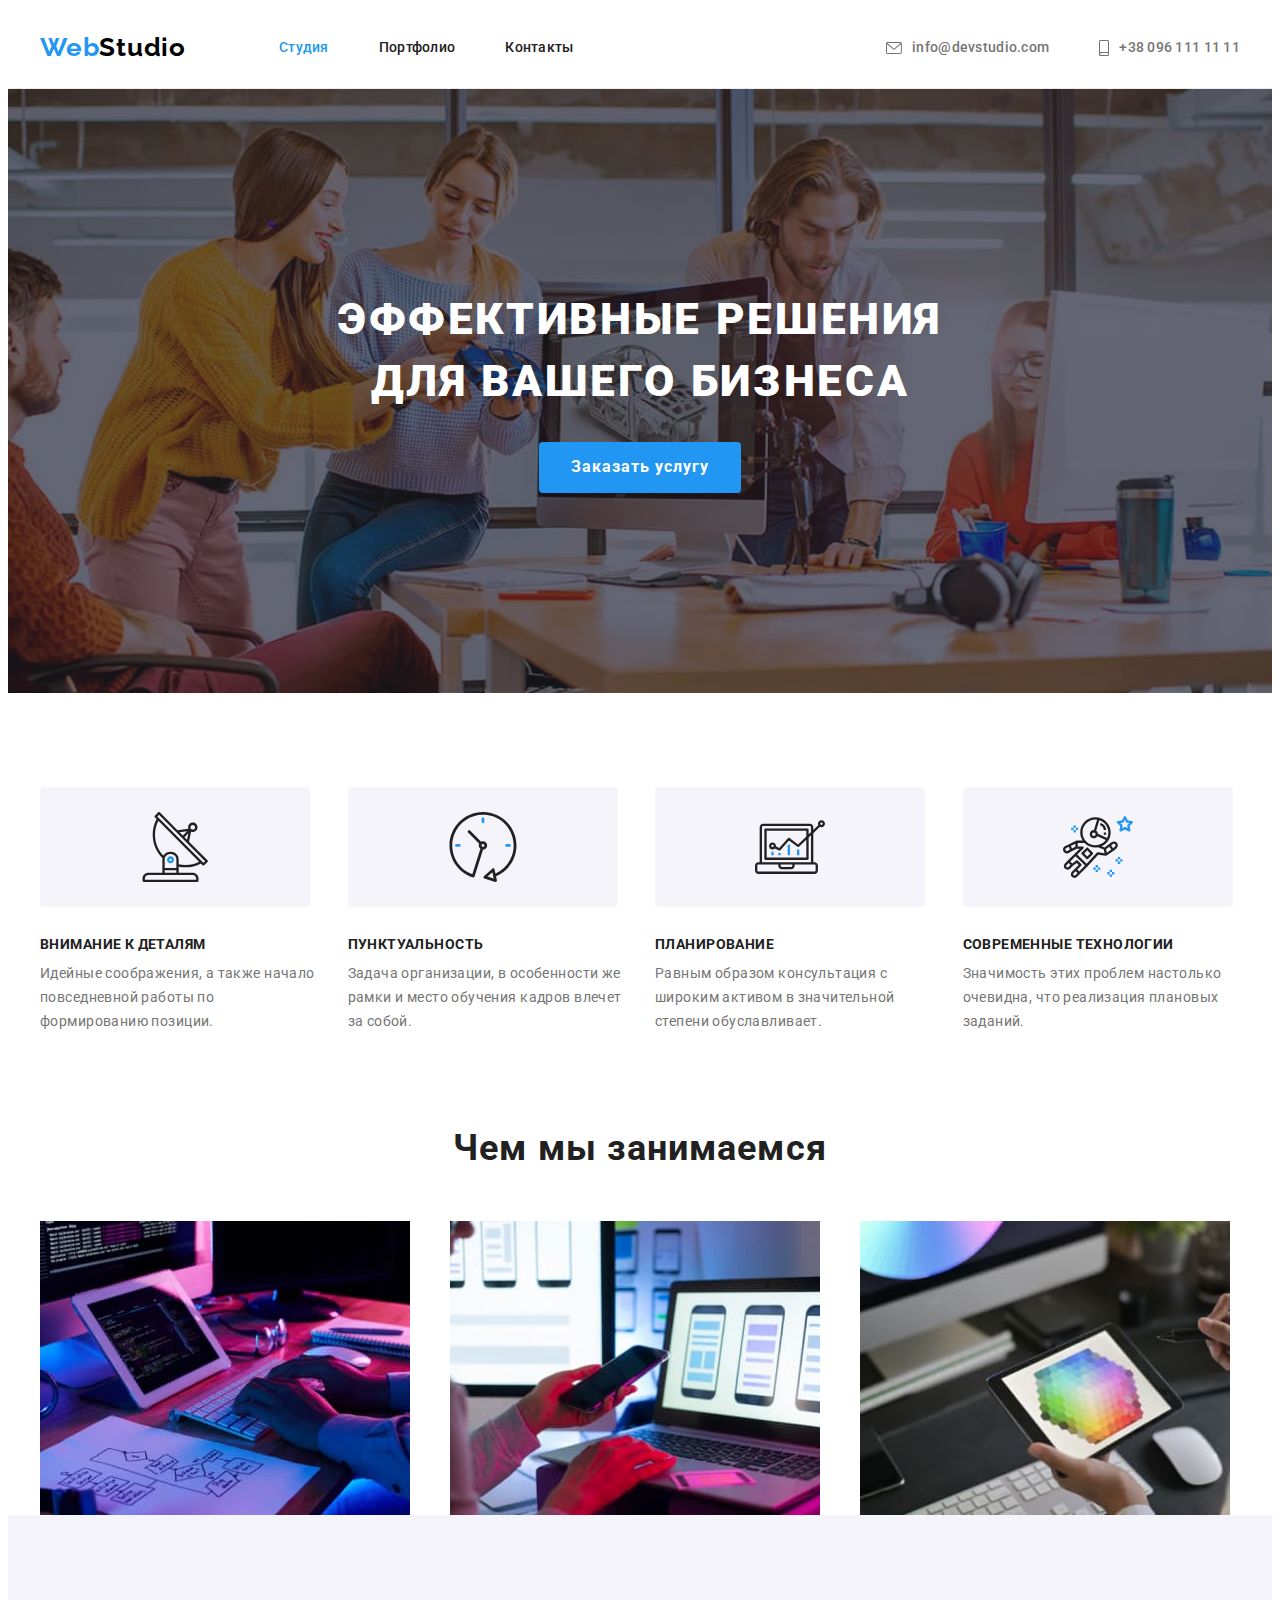
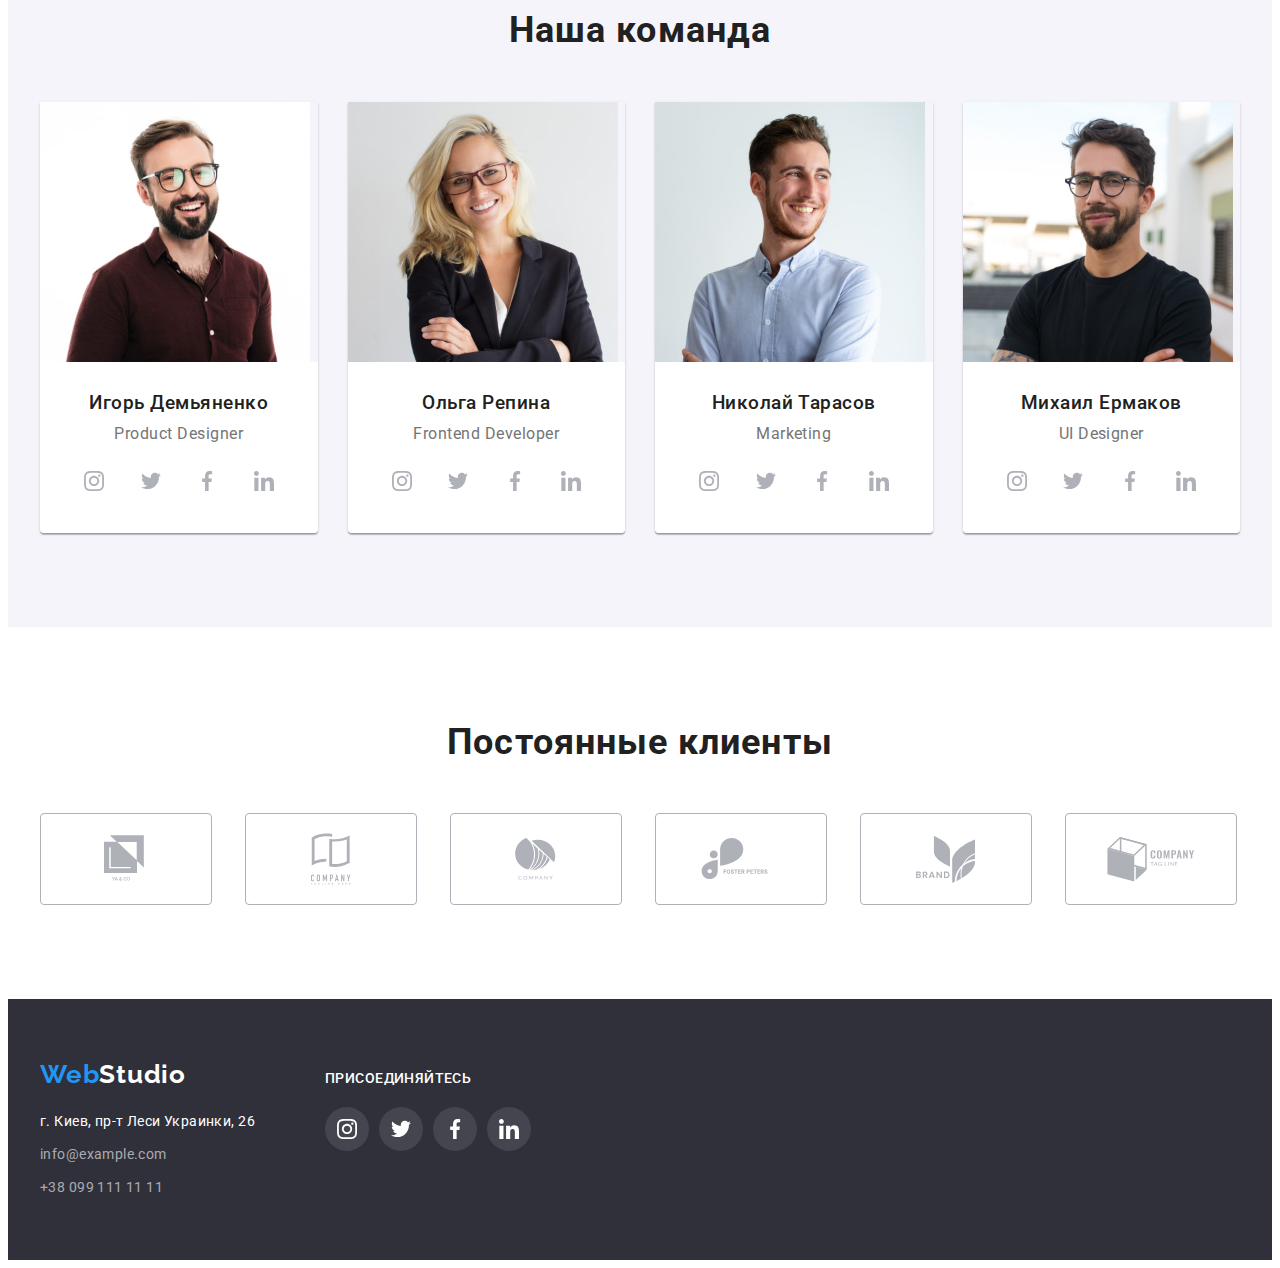
<file: index.html>
<!DOCTYPE html>
<html lang="ru">
  <head>
    <meta charset="UTF-8" />
    <meta http-equiv="X-UA-Compatible" content="IE=edge" />
    <meta name="viewport" content="width=device-width, initial-scale=1.0" />
    <title>Document</title>
    <link rel="preconnect" href="https://fonts.gstatic.com" />
    <link
      href="https://fonts.googleapis.com/css2?family=Raleway:wght@700&family=Roboto:wght@400;500;700;900&display=swap"
      rel="stylesheet"
    />
    <link
      rel="stylesheet"
      href="https://cdnjs.cloudflare.com/ajax/libs/modern-normalize/1.0.0/modern-normalize.css"
      integrity="sha512-Zx6MlUMKSVJoQ+83OwhdILe8cSEsCzfqThJd7J/VA2UrK6Ctj85p+xzqfyuNXE5B1k25uUdmJ2OzItbBy9GHAQ=="
      crossorigin="anonymous"
    />
    <link rel="stylesheet" href="./css/styles.css" />
  </head>
  <body>
    <!-- Шапка -->
    <header class="top">
      <div class="container">
        <nav class="navigator">
          <a href="./index.html" class="logo"
            >Web<span class="accent">Studio</span></a
          >
          <ul class="site-nav list">
            <li class="item">
              <a href="" class="link current">Студия</a>
            </li>
            <li class="item">
              <a href="./portfolio.html" class="link">Портфолио</a>
            </li>
            <li class="item">
              <a href="" class="link">Контакты</a>
            </li>
          </ul>
        </nav>
        <ul class="contact-nav list">
          <li class="item">
            <a href="mailto:info@devstudio.com" class="link"
              ><svg class="icon-envelope">
                <use href="./images/symbol-defs.svg#envelope"></use>
              </svg>
              info@devstudio.com</a
            >
          </li>
          <li class="item">
            <a href="tel:+380961111111" class="link">
              <svg class="icon-smartphone">
                <use href="./images/symbol-defs.svg#smartphone"></use>
              </svg>
              +38 096 111 11 11</a
            >
          </li>
        </ul>
      </div>
    </header>
    <main>
      <!-- Герой -->
      <section class="hero">
        <div class="container">
          <h1 class="hero-title">Эффективные решения для вашего бизнеса</h1>
          <button type="button" class="button primary">Заказать услугу</button>
        </div>
      </section>
      <!-- Особенности -->
      <section class="features">
        <div class="container">
          <h2 class="visually-hidden">Наша особенность</h2>
          <ul class="card-set list">
            <li class="item-secondary">
              <div class="thumb">
                <svg class="icon-features">
                  <use href="./images/symbol-defs.svg#Group"></use>
                </svg>
              </div>
              <h3 class="title">Внимание к деталям</h3>
              <p class="text">
                Идейные соображения, а также начало повседневной работы по
                формированию позиции.
              </p>
            </li>
            <li class="item-secondary">
              <div class="thumb">
                <svg class="icon-features">
                  <use href="./images/symbol-defs.svg#clock"></use>
                </svg>
              </div>
              <h3 class="title">Пунктуальность</h3>
              <p class="text">
                Задача организации, в особенности же рамки и место обучения
                кадров влечет за собой.
              </p>
            </li>
            <li class="item-secondary">
              <div class="thumb">
                <svg class="icon-features">
                  <use href="./images/symbol-defs.svg#diagram"></use>
                </svg>
              </div>
              <h3 class="title">Планирование</h3>
              <p class="text">
                Равным образом консультация с широким активом в значительной
                степени обуславливает.
              </p>
            </li>
            <li class="item-secondary">
              <div class="thumb">
                <svg class="icon-features">
                  <use href="./images/symbol-defs.svg#astronaut"></use>
                </svg>
              </div>
              <h3 class="title">Современные технологии</h3>
              <p class="text">
                Значимость этих проблем настолько очевидна, что реализация
                плановых заданий.
              </p>
            </li>
          </ul>
        </div>
      </section>
      <!-- Чем мы занимаемся -->
      <section class="work">
        <div class="container">
          <h2 class="work-title">Чем мы занимаемся</h2>
          <ul class="card-set list">
            <li class="item-primary">
              <img
                class="img"
                src="./images/keyboard.jpg"
                alt="Клавиатура"
                width="370"
              />
            </li>
            <li class="item-primary">
              <img
                class="img"
                src="./images/notebook.jpg"
                alt="ноутбук"
                width="370"
              />
            </li>
            <li class="item-primary">
              <img
                class="img"
                src="./images/tablet.jpg"
                alt="планшет"
                width="370"
              />
            </li>
          </ul>
        </div>
      </section>
      <!-- Наша команда -->
      <section class="team">
        <div class="container">
          <h2 class="team-title">Наша команда</h2>
          <ul class="card-set list">
            <li class="item">
              <div class="card-team">
                <img
                  src="./images/team_card_one.jpg"
                  alt="Фото Дмитрия"
                  width="270"
                />
              </div>
              <div class="name-card">
                <h3 class="title">Игорь Демьяненко</h3>
                <p class="text">Product Designer</p>
                <ul class="icons list">
                  <li class="item">
                    <a href="" class="social link">
                      <svg class="icon instagram">
                        <use href="./images/symbol-defs.svg#instagram"></use>
                      </svg>
                    </a>
                  </li>
                  <li class="item">
                    <a href="" class="social link">
                      <svg class="icon twitter">
                        <use href="./images/symbol-defs.svg#twitter"></use>
                      </svg>
                    </a>
                  </li>
                  <li class="item">
                    <a href="" class="social link">
                      <svg class="icon facebook">
                        <use href="./images/symbol-defs.svg#facebook"></use>
                      </svg>
                    </a>
                  </li>
                  <li class="item">
                    <a href="" class="social link">
                      <svg class="icon linkedin">
                        <use href="./images/symbol-defs.svg#linkedin"></use>
                      </svg>
                    </a>
                  </li>
                </ul>
              </div>
            </li>
            <li class="item">
              <div class="card-team">
                <img
                  src="./images/team_card_two.jpg"
                  alt="Фото Ольгы"
                  width="270"
                />
              </div>
              <div class="name-card">
                <h3 class="title">Ольга Репина</h3>
                <p class="text">Frontend Developer</p>
                <ul class="icons list">
                  <li class="item">
                    <a href="" class="social link">
                      <svg class="icon instagram">
                        <use href="./images/symbol-defs.svg#instagram"></use>
                      </svg>
                    </a>
                  </li>
                  <li class="item">
                    <a href="" class="social link">
                      <svg class="icon twitter">
                        <use href="./images/symbol-defs.svg#twitter"></use>
                      </svg>
                    </a>
                  </li>
                  <li class="item">
                    <a href="" class="social link">
                      <svg class="icon facebook">
                        <use href="./images/symbol-defs.svg#facebook"></use>
                      </svg>
                    </a>
                  </li>
                  <li class="item">
                    <a href="" class="social link">
                      <svg class="icon linkedin">
                        <use href="./images/symbol-defs.svg#linkedin"></use>
                      </svg>
                    </a>
                  </li>
                </ul>
              </div>
            </li>
            <li class="item">
              <div class="card-team">
                <img
                  src="./images/team_card_three.jpg"
                  alt="Фото Николая"
                  width="270"
                />
              </div>
              <div class="name-card">
                <h3 class="title">Николай Тарасов</h3>
                <p class="text">Marketing</p>
                <ul class="icons list">
                  <li class="item">
                    <a href="" class="social link">
                      <svg class="icon instagram">
                        <use href="./images/symbol-defs.svg#instagram"></use>
                      </svg>
                    </a>
                  </li>
                  <li class="item">
                    <a href="" class="social link">
                      <svg class="icon twitter">
                        <use href="./images/symbol-defs.svg#twitter"></use>
                      </svg>
                    </a>
                  </li>
                  <li class="item">
                    <a href="" class="social link">
                      <svg class="icon facebook">
                        <use href="./images/symbol-defs.svg#facebook"></use>
                      </svg>
                    </a>
                  </li>
                  <li class="item">
                    <a href="" class="social link">
                      <svg class="icon linkedin">
                        <use href="./images/symbol-defs.svg#linkedin"></use>
                      </svg>
                    </a>
                  </li>
                </ul>
              </div>
            </li>
            <li class="item">
              <div class="card-team">
                <img
                  src="./images/team_card_four.jpg"
                  alt="Фото Дмитрия"
                  width="270"
                />
              </div>
              <div class="name-card">
                <h3 class="title">Михаил Ермаков</h3>
                <p class="text">UI Designer</p>
                <ul class="icons list">
                  <li class="item">
                    <a href="" class="social link">
                      <svg class="icon instagram">
                        <use href="./images/symbol-defs.svg#instagram"></use>
                      </svg>
                    </a>
                  </li>
                  <li class="item">
                    <a href="" class="social link">
                      <svg class="icon twitter">
                        <use href="./images/symbol-defs.svg#twitter"></use>
                      </svg>
                    </a>
                  </li>
                  <li class="item">
                    <a href="" class="social link">
                      <svg class="icon facebook">
                        <use href="./images/symbol-defs.svg#facebook"></use>
                      </svg>
                    </a>
                  </li>
                  <li class="item">
                    <a href="" class="social link">
                      <svg class="icon linkedin">
                        <use href="./images/symbol-defs.svg#linkedin"></use>
                      </svg>
                    </a>
                  </li>
                </ul>
              </div>
            </li>
          </ul>
        </div>
      </section>
      <!-- КЛИЕНТЫ -->
      <section class="client">
        <div class="container">
          <h2 class="client-title">Постоянные клиенты</h2>
          <ul class="card-set list">
            <li class="clients-item">
              <a href="" class="parthner link">
                <svg width="44" height="49">
                  <use href="./images/symbol-defs.svg#YA--CO"></use>
                </svg>
              </a>
            </li>
            <li class="clients-item">
              <a href="" class="parthner link">
                <svg width="40" height="52">
                  <use href="./images/symbol-defs.svg#tagline-here"></use>
                </svg>
              </a>
            </li>
            <li class="clients-item">
              <a href="" class="parthner link">
                <svg width="41" height="42">
                  <use href="./images/symbol-defs.svg#Company"></use>
                </svg>
              </a>
            </li>
            <li class="clients-item">
              <a href="" class="parthner link">
                <svg width="80" height="42">
                  <use href="./images/symbol-defs.svg#FOSTER-PETERS"></use>
                </svg>
              </a>
            </li>
            <li class="clients-item">
              <a href="" class="parthner link">
                <svg width="59" height="47">
                  <use href="./images/symbol-defs.svg#Brand"></use>
                </svg>
              </a>
            </li>
            <li class="clients-item">
              <a href="" class="parthner link">
                <svg width="88" height="45">
                  <use href="./images/symbol-defs.svg#Tag-line"></use>
                </svg>
              </a>
            </li>
          </ul>
        </div>
      </section>
    </main>
    <!-- Подвал -->
    <footer class="bot">
      <div class="container">
        <div class="footer">
          <a href="./index.html" class="logo"
            >Web<span class="bot-accent">Studio</span></a
          >
          <address>
            <ul class="bot-nav list">
              <li class="item">
                <a
                  href="https://goo.gl/maps/C3wc61QRGGhpV8wW8"
                  target="_blank"
                  rel="noopener noreferrer"
                  class="maps"
                  >г. Киев, пр-т Леси Украинки, 26
                </a>
              </li>
              <li class="item">
                <a href="mailto:info@example.com" class="link"
                  >info@example.com</a
                >
              </li>
              <li class="item">
                <a href="tel:+380991111111" class="link">+38 099 111 11 11</a>
              </li>
            </ul>
          </address>
        </div>
        <div class="bot-icons">
          <p class="join">присоединяйтесь</p>
          <ul class="icons list">
            <li class="item">
              <a href="" class="social-bottom link">
                <svg class="icon">
                  <use href="./images/symbol-defs.svg#instagram"></use>
                </svg>
              </a>
            </li>
            <li class="item">
              <a href="" class="social-bottom link">
                <svg class="icon">
                  <use href="./images/symbol-defs.svg#twitter"></use>
                </svg>
              </a>
            </li>
            <li class="item">
              <a href="" class="social-bottom link">
                <svg class="icon">
                  <use href="./images/symbol-defs.svg#facebook"></use>
                </svg>
              </a>
            </li>
            <li class="item">
              <a href="" class="social-bottom link">
                <svg class="icon">
                  <use href="./images/symbol-defs.svg#linkedin"></use>
                </svg>
              </a>
            </li>
          </ul>
        </div>
      </div>
    </footer>
  </body>
</html>
</file>
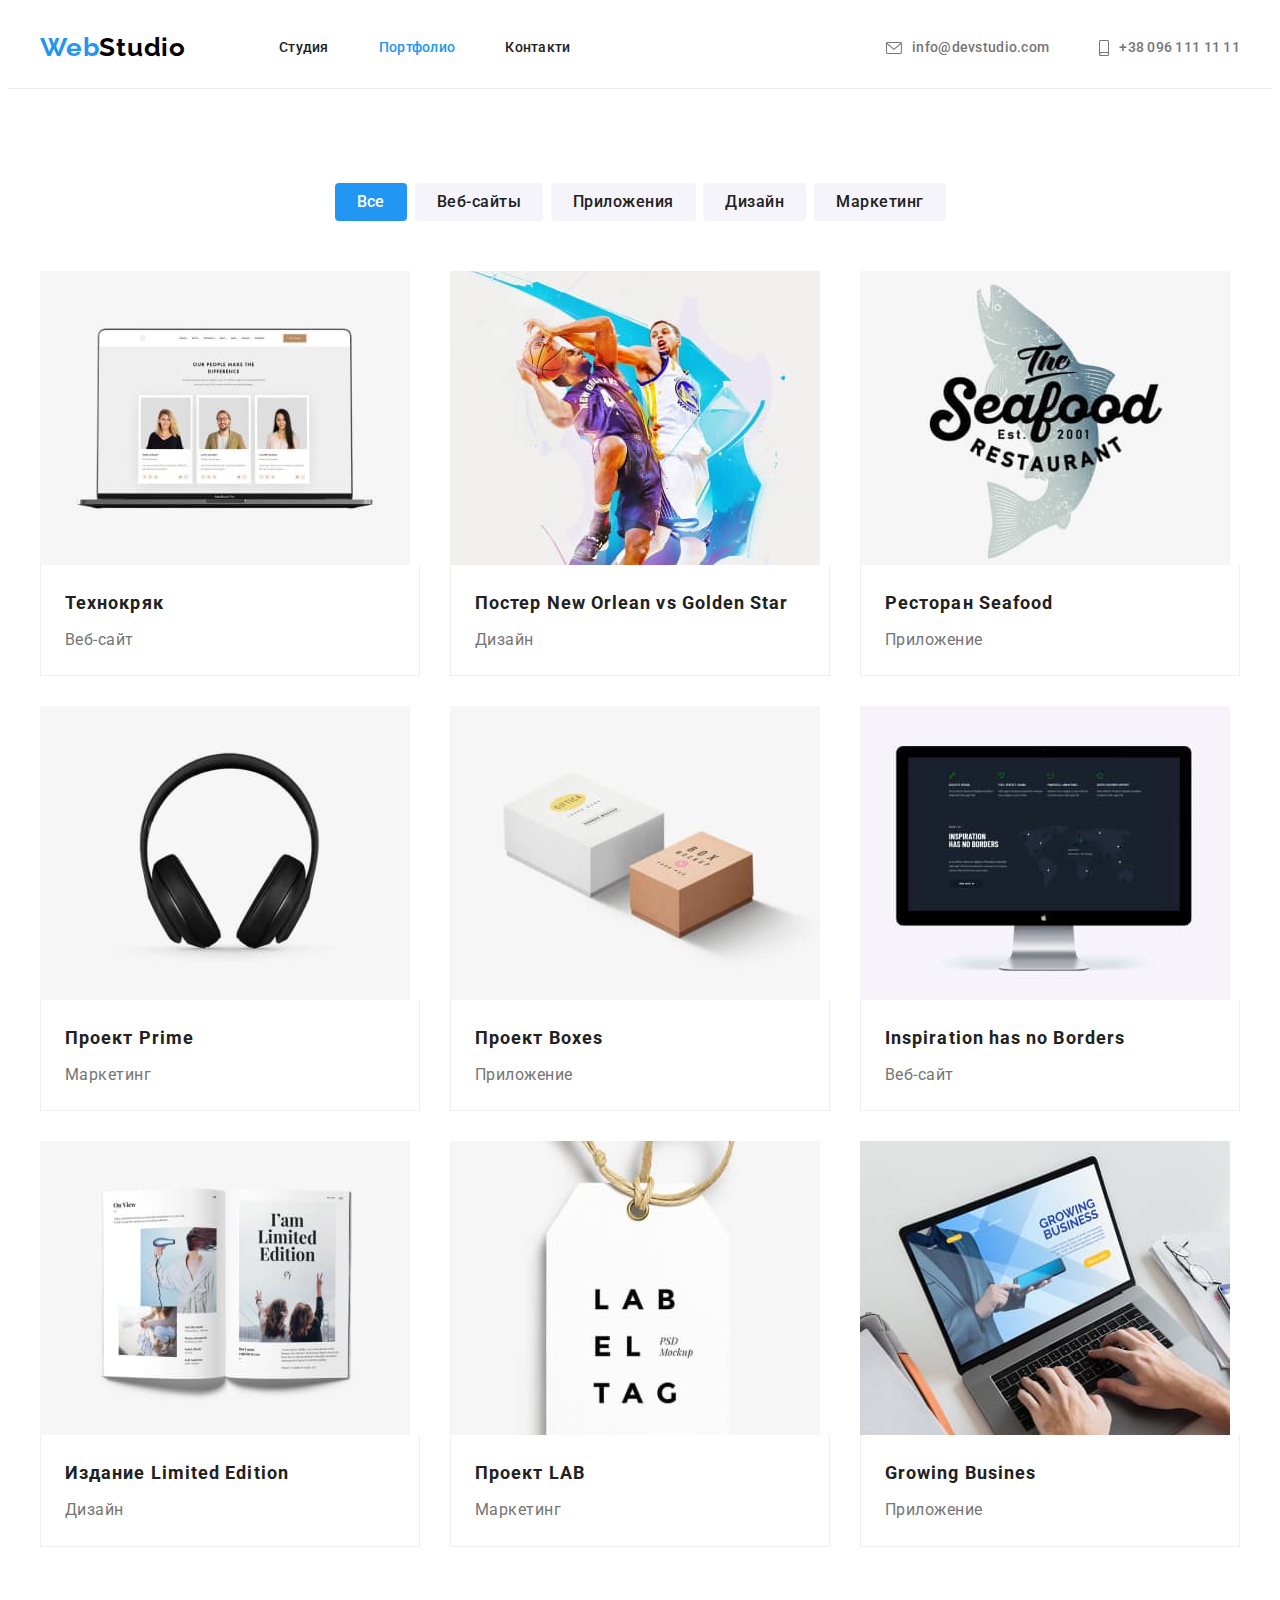
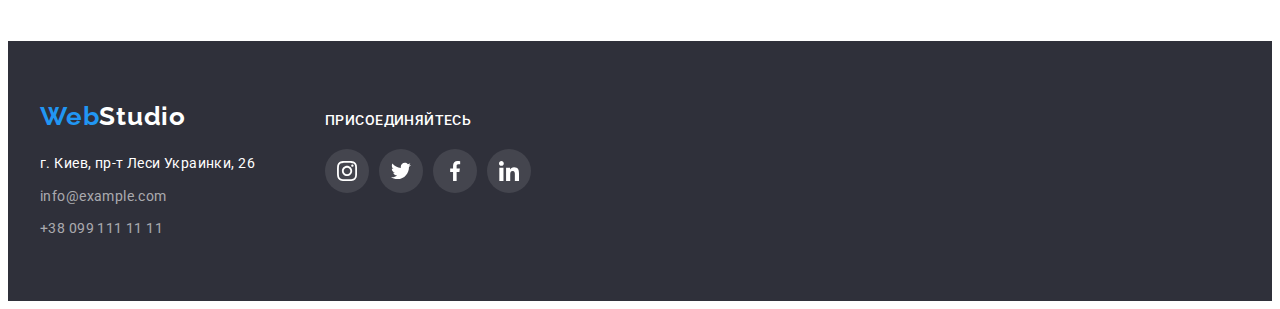
<file: portfolio.html>
<!DOCTYPE html>
<html lang="ru">
  <head>
    <meta charset="UTF-8" />
    <meta http-equiv="X-UA-Compatible" content="IE=edge" />
    <meta name="viewport" content="width=device-width, initial-scale=1.0" />
    <title>Document</title>
    <link rel="preconnect" href="https://fonts.gstatic.com" />
    <link
      href="https://fonts.googleapis.com/css2?family=Raleway:wght@700&family=Roboto:wght@400;500;700;900&display=swap"
      rel="stylesheet"
    />
    <link
      rel="stylesheet"
      href="https://cdnjs.cloudflare.com/ajax/libs/modern-normalize/1.0.0/modern-normalize.css"
      integrity="sha512-Zx6MlUMKSVJoQ+83OwhdILe8cSEsCzfqThJd7J/VA2UrK6Ctj85p+xzqfyuNXE5B1k25uUdmJ2OzItbBy9GHAQ=="
      crossorigin="anonymous"
    />
    <link rel="stylesheet" href="./css/styles.css" />
  </head>
  <body>
    <!-- Шапка -->
    <header class="top">
      <div class="container">
        <nav class="navigator">
          <a href="./index.html" class="logo"
            >Web<span class="accent">Studio</span></a
          >
          <ul class="site-nav list">
            <li class="item">
              <a href="./index.html" class="link">Студия</a>
            </li>
            <li class="item">
              <a href="./portfolio.html" class="link current">Портфолио</a>
            </li>
            <li class="item">
              <a href="" class="link">Контакти</a>
            </li>
          </ul>
        </nav>
        <ul class="contact-nav list">
          <li class="item">
            <a href="mailto:info@devstudio.com" class="link"
              ><svg class="icon-envelope">
                <use href="./images/symbol-defs.svg#envelope"></use>
              </svg>
              info@devstudio.com</a
            >
          </li>
          <li class="item">
            <a href="tel:+380961111111" class="link">
              <svg class="icon-smartphone">
                <use href="./images/symbol-defs.svg#smartphone"></use>
              </svg>
              +38 096 111 11 11</a
            >
          </li>
        </ul>
      </div>
    </header>
    <main>
      <!-- Портфолио -->
      <section class="filters-flex">
        <div class="container">
          <h1 class="visually-hidden">Портфолио</h1>
          <ul class="filters list">
            <li class="item">
              <button type="button" class="button current">Все</button>
            </li>
            <li class="item">
              <button type="button" class="button">Веб-сайты</button>
            </li>
            <li class="item">
              <button type="button" class="button">Приложения</button>
            </li>
            <li class="item">
              <button type="button" class="button">Дизайн</button>
            </li>
            <li class="item">
              <button type="button" class="button">Маркетинг</button>
            </li>
          </ul>

          <!-- Наши проекты -->
          <h2 class="visually-hidden">Проекты</h2>
          <ul class="card-set list">
            <li class="item-primary">
              <div class="card-project">
                <a href="" class="link">
                  <img
                    src="./images/portfolio/img.jpg"
                    alt="сайт с людьми"
                    width="370"
                  />
                  <div class="contact-card">
                    <h3 class="title">Технокряк</h3>
                    <p class="text">Веб-сайт</p>
                  </div>
                </a>
              </div>
            </li>
            <li class="item-primary">
              <div class="card-project">
                <a href="" class="link">
                  <img
                    src="./images/portfolio/img-1.jpg"
                    alt="баскетболисты"
                    width="370"
                  />
                  <div class="contact-card">
                    <h3 class="title">Постер New Orlean vs Golden Star</h3>
                    <p class="text">Дизайн</p>
                  </div>
                </a>
              </div>
            </li>
            <li class="item-primary">
              <div class="card-project">
                <a href="" class="link">
                  <img
                    src="./images/portfolio/img-2.jpg"
                    alt="логотип ресторана"
                    width="370"
                  />
                  <div class="contact-card">
                    <h3 class="title">Ресторан Seafood</h3>
                    <p class="text">Приложение</p>
                  </div>
                </a>
              </div>
            </li>
            <li class="item-primary">
              <div class="card-project">
                <a href="" class="link">
                  <img
                    src="./images/portfolio/img-3.jpg"
                    alt="наушники"
                    width="370"
                  />
                  <div class="contact-card">
                    <h3 class="title">Проект Prime</h3>
                    <p class="text">Маркетинг</p>
                  </div>
                </a>
              </div>
            </li>
            <li class="item-primary">
              <div class="card-project">
                <a href="" class="link">
                  <img
                    src="./images/portfolio/img-4.jpg"
                    alt="коробки"
                    width="370"
                  />
                  <div class="contact-card">
                    <h3 class="title">Проект Boxes</h3>
                    <p class="text">Приложение</p>
                  </div>
                </a>
              </div>
            </li>
            <li class="item-primary">
              <div class="card-project">
                <a href="" class="link">
                  <img
                    src="./images/portfolio/img-5.jpg"
                    alt="сайт с картой мира"
                    width="370"
                  />
                  <div class="contact-card">
                    <h3 class="title">Inspiration has no Borders</h3>
                    <p class="text">Веб-сайт</p>
                  </div>
                </a>
              </div>
            </li>
            <li class="item-primary">
              <div class="card-project">
                <a href="" class="link">
                  <img
                    src="./images/portfolio/img-6.jpg"
                    alt="книга"
                    width="370"
                  />
                  <div class="contact-card">
                    <h3 class="title">Издание Limited Edition</h3>
                    <p class="text">Дизайн</p>
                  </div>
                </a>
              </div>
            </li>
            <li class="item-primary">
              <div class="card-project">
                <a href="" class="link">
                  <img
                    src="./images/portfolio/img-7.jpg"
                    alt="бирка"
                    width="370"
                  />
                  <div class="contact-card">
                    <h3 class="title">Проект LAB</h3>
                    <p class="text">Маркетинг</p>
                  </div>
                </a>
              </div>
            </li>
            <li class="item-primary">
              <div class="card-project">
                <a href="" class="link">
                  <img
                    src="./images/portfolio/img-8.jpg"
                    alt="ноутбук"
                    width="370"
                  />
                  <div class="contact-card">
                    <h3 class="title">Growing Busines</h3>
                    <p class="text">Приложение</p>
                  </div>
                </a>
              </div>
            </li>
          </ul>
        </div>
      </section>
    </main>
    <!-- Подвал -->
    <footer class="bot">
      <div class="container">
        <div class="footer">
          <a href="./index.html" class="logo"
            >Web<span class="bot-accent">Studio</span></a
          >
          <address>
            <ul class="bot-nav list">
              <li class="item">
                <a
                  href="https://goo.gl/maps/C3wc61QRGGhpV8wW8"
                  target="_blank"
                  rel="noopener noreferrer"
                  class="maps"
                  >г. Киев, пр-т Леси Украинки, 26
                </a>
              </li>
              <li class="item">
                <a href="mailto:info@example.com" class="link"
                  >info@example.com</a
                >
              </li>
              <li class="item">
                <a href="tel:+380991111111" class="link">+38 099 111 11 11</a>
              </li>
            </ul>
          </address>
        </div>
        <div class="bot-icons">
          <p class="join">присоединяйтесь</p>
          <ul class="icons list">
            <li class="item">
              <a href="" class="social-bottom link">
                <svg class="icon">
                  <use href="./images/symbol-defs.svg#instagram"></use>
                </svg>
              </a>
            </li>
            <li class="item">
              <a href="" class="social-bottom link">
                <svg class="icon">
                  <use href="./images/symbol-defs.svg#twitter"></use>
                </svg>
              </a>
            </li>
            <li class="item">
              <a href="" class="social-bottom link">
                <svg class="icon">
                  <use href="./images/symbol-defs.svg#facebook"></use>
                </svg>
              </a>
            </li>
            <li class="item">
              <a href="" class="social-bottom link">
                <svg class="icon">
                  <use href="./images/symbol-defs.svg#linkedin"></use>
                </svg>
              </a>
            </li>
          </ul>
        </div>
      </div>
    </footer>
  </body>
</html>
</file>
<file: css/styles.css>
/* цвет основного текста #212121 */
/* вторичный цвет текста #757575 */
/* акцент #2196F3 */
/* белый #FFFFFF */
/* вторичный цвет фона #F5F4FA */

/* ======== ОБЩИЕ ======== */

:root {
  --primary-text-color: #212121;
  --secondary-text-color: #757575;
  --accent-text-color: #2196f3;
  --white-color: #ffffff;
  --background-color: #f5f4fa;
  --secondary-button-bgc: #188ce8;

  --card-shadow: 0px 1px 3px rgba(0, 0, 0, 0.12),
    0px 1px 1px rgba(0, 0, 0, 0.14), 0px 2px 1px rgba(0, 0, 0, 0.2);

  --card-set-gap: 30px;
}
body {
  font-family: 'Roboto', sans-serif;
  color: var(--primary-text-color);
  font-style: normal;
  font-weight: 500;
  font-size: 14px;
  line-height: 1.14;
  letter-spacing: 0.02em;
}
.visually-hidden {
  position: absolute;
  clip: rect(0 0 0 0);
}
.list {
  list-style: none;
}
.text {
  color: var(--secondary-text-color);
}

.link {
  text-decoration: none;
}

img {
  display: block;
  height: auto;
}

h1,
h2,
h3,
h4,
h5,
h6,
p,
ul {
  margin-top: 0px;
  margin-bottom: 0px;
}

.container {
  margin-left: auto;
  margin-right: auto;
  padding-left: 15px;
  padding-right: 15px;
  width: 1200px;
}

/* ======== КНОПКА ======== */

.button {
  display: block;
  margin-left: auto;
  margin-right: auto;
  padding: 6px 22px;
  border-radius: 4px;
  border: 0px;

  background-color: var(--background-color);
  color: var(--primary-text-color);
  font-family: inherit;
  font-family: Roboto;
  font-weight: 500;
  font-size: 16px;
  line-height: 1.6;
  letter-spacing: 0.03em;
  text-align: center;
  cursor: pointer;
}

.button:hover,
.button:focus {
  background-color: var(--accent-text-color);
  color: var(--white-color);
  filter: drop-shadow(0px 4px 4px rgba(0, 0, 0, 0.25));
}

.button.primary {
  padding: 10px 32px;

  background-color: var(--accent-text-color);
  color: var(--white-color);
  font-family: inherit;
  font-weight: bold;
  font-size: 16px;
  line-height: 1.9;
  align-items: center;
  letter-spacing: 0.06em;
}

.button.primary:hover,
.button.primary:focus {
  background-color: var(--secondary-button-bgc);
}

.filters .button.current {
  background-color: var(--accent-text-color);
  color: var(--white-color);
}

/* ======== ЛОГОТИП ======== */

.logo .bot-accent {
  margin-bottom: 20px;
}

.logo {
  display: block;

  color: var(--accent-text-color);
  font-family: 'Raleway', sans-serif;
  font-weight: bold;
  font-size: 26px;
  line-height: 1.19;
  letter-spacing: 0.03em;
  text-decoration: none;
}

.navigator .logo {
  margin-right: 93px;
  padding-top: 24px;
  padding-bottom: 25px;
}

.bot .logo {
  margin-bottom: 20px;
}
.accent {
  color: #000000;
}

.bot-accent {
  color: var(--white-color);
}

/* ======== ШАПКА ======== */
.top {
  border-bottom: 1px solid #ececec;
}

.top .link {
  color: var(--primary-text-color);
}

.top .container {
  display: flex;
  align-items: center;
}

.navigator {
  display: flex;
  align-items: center;
}

.site-nav {
  display: flex;
  padding: 0px;
}
.site-nav .link {
  padding: 32px 0px;
}
.site-nav .item:not(:last-child) {
  margin-right: 50px;
}

.site-nav .link.current {
  color: var(--accent-text-color);
}

.contact-nav {
  padding: 0px;
  display: flex;
  margin-left: auto;

  align-items: center;
}

.contact-nav .link {
  padding: 32px 0px;

  color: var(--secondary-text-color);
  fill: var(--secondary-text-color);
}

.contact-nav .item:not(:last-child) {
  margin-right: 50px;
}

.site-nav .link:hover,
.contact-nav .link:hover,
.site-nav .link:focus,
.contact-nav .link:focus {
  color: var(--accent-text-color);
  fill: var(--accent-text-color);
}

.item .link {
  display: flex;
  align-items: center;
}

.icon-envelope {
  margin-right: 10px;

  width: 16px;
  height: 12px;
}

.icon-smartphone {
  margin-right: 10px;

  width: 10px;
  height: 16px;
}

/* ======== ГЕРОЙ ======== */

.hero {
  margin-left: auto;
  margin-right: auto;
  padding-top: 200px;
  padding-bottom: 200px;
  max-width: 1600px;
  background-size: cover;
  background-position: center;

  background-color: #2f303a;

  background-image: linear-gradient(
      to left,
      rgba(47, 48, 58, 0.4),
      rgba(47, 48, 58, 0.4)
    ),
    url(../images/hero.jpg);
}
.hero .container {
}

.hero-title {
  margin-left: auto;
  margin-right: auto;
  margin-bottom: 30px;
  width: 696px;

  color: var(--white-color);
  font-weight: 900;
  font-size: 44px;
  line-height: 1.4;
  text-align: center;
  letter-spacing: 0.06em;
  text-transform: uppercase;
}

/* ======== ФИЛЬТР ======== */
.filters-flex {
  padding-top: 94px;
  padding-bottom: 94px;
}

.filters.list {
  display: flex;
  margin-right: auto;
  margin-left: auto;
  margin-bottom: 50px;
  padding: 0px;
  width: 611px;

  justify-content: space-between;
}

/* ======== ОСОБЕННОСТИ ======== */
/* Карточки */
.features {
  padding-top: 94px;
}

.features .title {
  margin-bottom: 10px;

  font-weight: bold;
  line-height: 1.1;
  font-size: 14px;
  letter-spacing: 0.03em;
  text-transform: uppercase;
}
.features .text {
  font-weight: normal;
  font-size: 14px;
  line-height: 1.7;
  letter-spacing: 0.03em;
}

.card-set {
  display: flex;
  flex-wrap: wrap;
  padding: 0px;

  margin-left: calc(-1 * var(--card-set-gap));
  margin-top: calc(-1 * var(--card-set-gap));
}

.card-set > .item {
  flex-basis: calc(100% / 4 - var(--card-set-gap));
  margin-left: var(--card-set-gap);
  margin-top: var(--card-set-gap);

  box-shadow: var(--card-shadow);
  border-radius: 0px 0px 4px 4px;
}

.card-set .item-primary {
  flex-basis: calc(100% / 3 - var(--card-set-gap));
  margin-left: var(--card-set-gap);
  margin-top: var(--card-set-gap);
}
.card-set .item-primary:nth-last-child(-n + 3) {
  margin-bottom: 0;
}
.card-set .item-secondary {
  flex-basis: calc(100% / 4 - var(--card-set-gap));
  margin-left: var(--card-set-gap);
  margin-top: var(--card-set-gap);
}

.thumb {
  margin-bottom: 30px;
  width: 270px;
  height: 120px;

  display: flex;
  align-items: center;
  justify-content: center;
  border-radius: 4px;

  background-color: var(--background-color);
}

.icon-features {
  width: 70px;
  height: 70px;
}

/* ======== НАШИ ПРОЕКТЫ ======== */
.contact-card {
  border: 1px solid #eeeeee;
  border-top: none;
  padding: 20px 24px;
}

.contact-card .title {
  margin-bottom: 4px;

  color: var(--primary-text-color);
  font-weight: bold;
  font-size: 18px;
  line-height: 2;
  letter-spacing: 0.06em;
}

.contact-card .text {
  font-size: 16px;
  font-weight: normal;
  line-height: 1.9;
  letter-spacing: 0.03em;
}

.card-project:focus,
.card-project:hover {
  box-shadow: 0px 1px 1px rgba(0, 0, 0, 0.12), 0px 4px 4px rgba(0, 0, 0, 0.06),
    1px 4px 6px rgba(0, 0, 0, 0.16);
}

/* ======== ЧЕМ МЫ ЗАНИМАЕМСЯ ======== */

.work {
  padding-top: 94px;
}

.work-title {
  margin-bottom: 50px;

  font-weight: bold;
  font-size: 36px;
  line-height: 1.2;
  text-align: center;
  letter-spacing: 0.03em;
}

/* ======== НАША КОМАНДА ======== */

.team {
  background-color: var(--background-color);
}

.team .container {
  padding-top: 94px;
  padding-bottom: 94px;
}

.team-title {
  margin-bottom: 50px;

  font-weight: bold;
  font-size: 36px;
  line-height: 1.2;
  text-align: center;
  letter-spacing: 0.03em;
}

.team .title {
  margin-bottom: 10px;
  font-weight: 500;
}

.name-card {
  padding: 30px 32px;
  font-size: 16px;
  font-weight: normal;
  line-height: 1.2;
  text-align: center;
  letter-spacing: 0.03em;
  background-color: var(--white-color);
  border-radius: 0px 0px 4px 4px;
}
.name-card .text {
  margin-bottom: 16px;
}
.icons {
  display: flex;
  padding: 0px;
  justify-content: space-between;
}
.icons .social {
  width: 44px;
  height: 44px;
  justify-content: center;
  border-radius: 50%;
  fill: rgba(175, 177, 184, 1);
}

.icon {
  width: 20px;
  height: 20px;
}

.icons .social:focus,
.icons .social:hover {
  background-color: var(--accent-text-color);
  fill: var(--white-color);
}

/* ======== ПОСТОЯННЫЕ КЛИЕНТЫ ======== */

.client .container {
  padding-top: 94px;
  padding-bottom: 94px;
}
.clients-item {
  flex-basis: calc(100% / 6 - var(--card-set-gap));
  margin-left: var(--card-set-gap);
  margin-top: var(--card-set-gap);

  fill: rgba(175, 177, 184, 1);
}
.client-title {
  margin-bottom: 50px;

  font-style: normal;
  font-weight: bold;
  font-size: 36px;
  line-height: 1.17;
  text-align: center;
  letter-spacing: 0.03em;
}
.parthner {
  width: 170px;
  height: 90px;
  align-items: center;

  border: 1px solid #afb1b8;
  border-radius: 4px;

  display: flex;
  justify-content: center;

  fill: rgba(175, 177, 184, 1);
}

.parthner:hover,
.parthner:focus {
  fill: var(--accent-text-color);
  border: 1px solid var(--accent-text-color);
}

/* ======== ПОДВАЛ ======== */

.bot {
  padding-top: 60px;
  padding-bottom: 60px;
  margin-left: auto;
  margin-right: auto;

  background-color: #2f303a;
}
.bot .container {
  padding-top: 0px;
  display: flex;
  align-items: baseline;
}
.bot-nav {
  padding: 0px;

  font-style: normal;
  font-weight: normal;
  line-height: 1.7;
  letter-spacing: 0.03em;
}

.bot-nav > .item:not(:last-child) {
  margin-bottom: 9px;
}

.maps {
  color: var(--white-color);
  text-decoration: none;
}

.bot-nav .link {
  color: rgba(255, 255, 255, 0.6);
}

.bot-nav .link:hover,
.bot-nav .link:focus {
  color: var(--accent-text-color);
}
.bot-social {
  padding: 0px;
}
..bot-social .link {
  fill: var(--secondary-text-color);
}
.join {
  margin-bottom: 20px;

  letter-spacing: 0.03em;
  text-transform: uppercase;
  color: var(--white-color);
}

.bot-icons {
  display: block;
  align-items: center;
  justify-content: center;
  min-width: 206px;
}

.icons .social-bottom {
  width: 44px;
  height: 44px;
  justify-content: center;
  border-radius: 50%;
  fill: white;
  background-color: rgba(255, 255, 255, 0.1);
}

.icons .social-bottom:focus,
.icons .social-bottom:hover {
  background-color: var(--accent-text-color);
  fill: var(--white-color);
}

.footer {
  margin-right: 70px;
}
</file>
